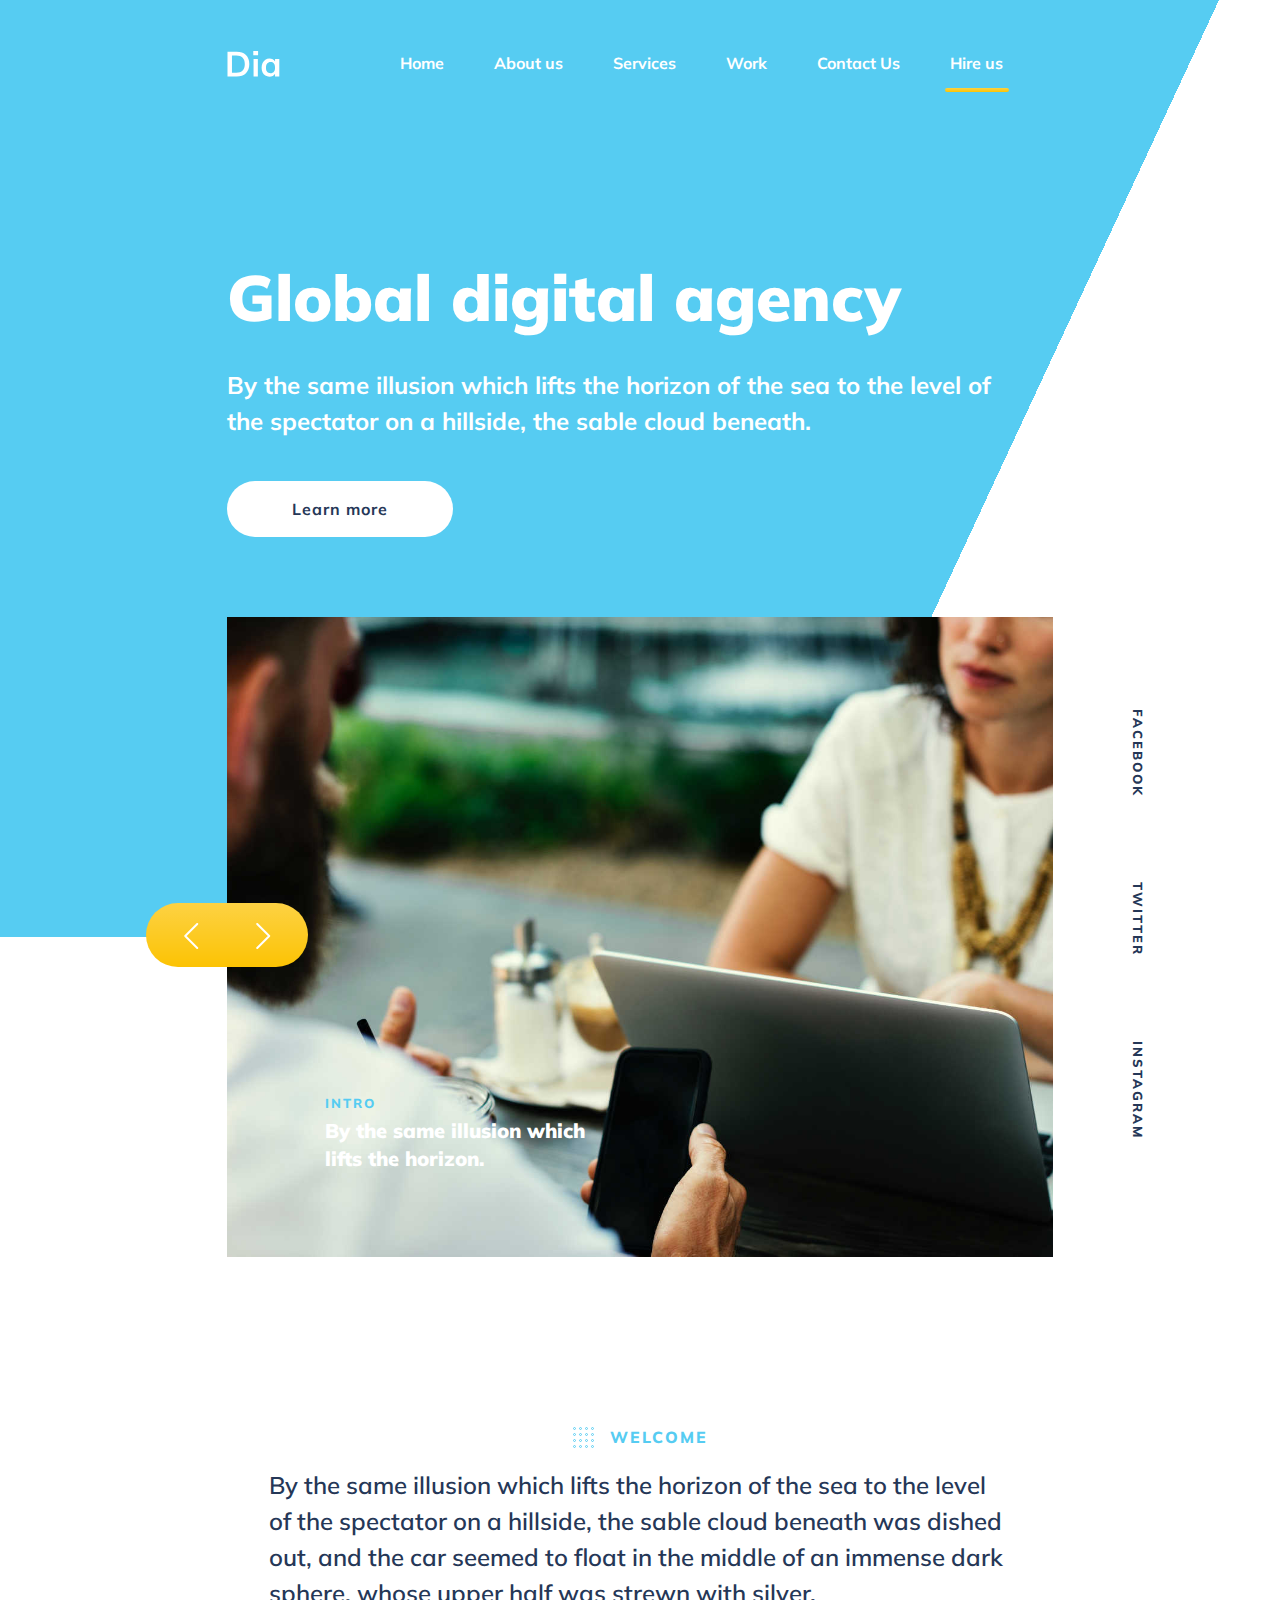
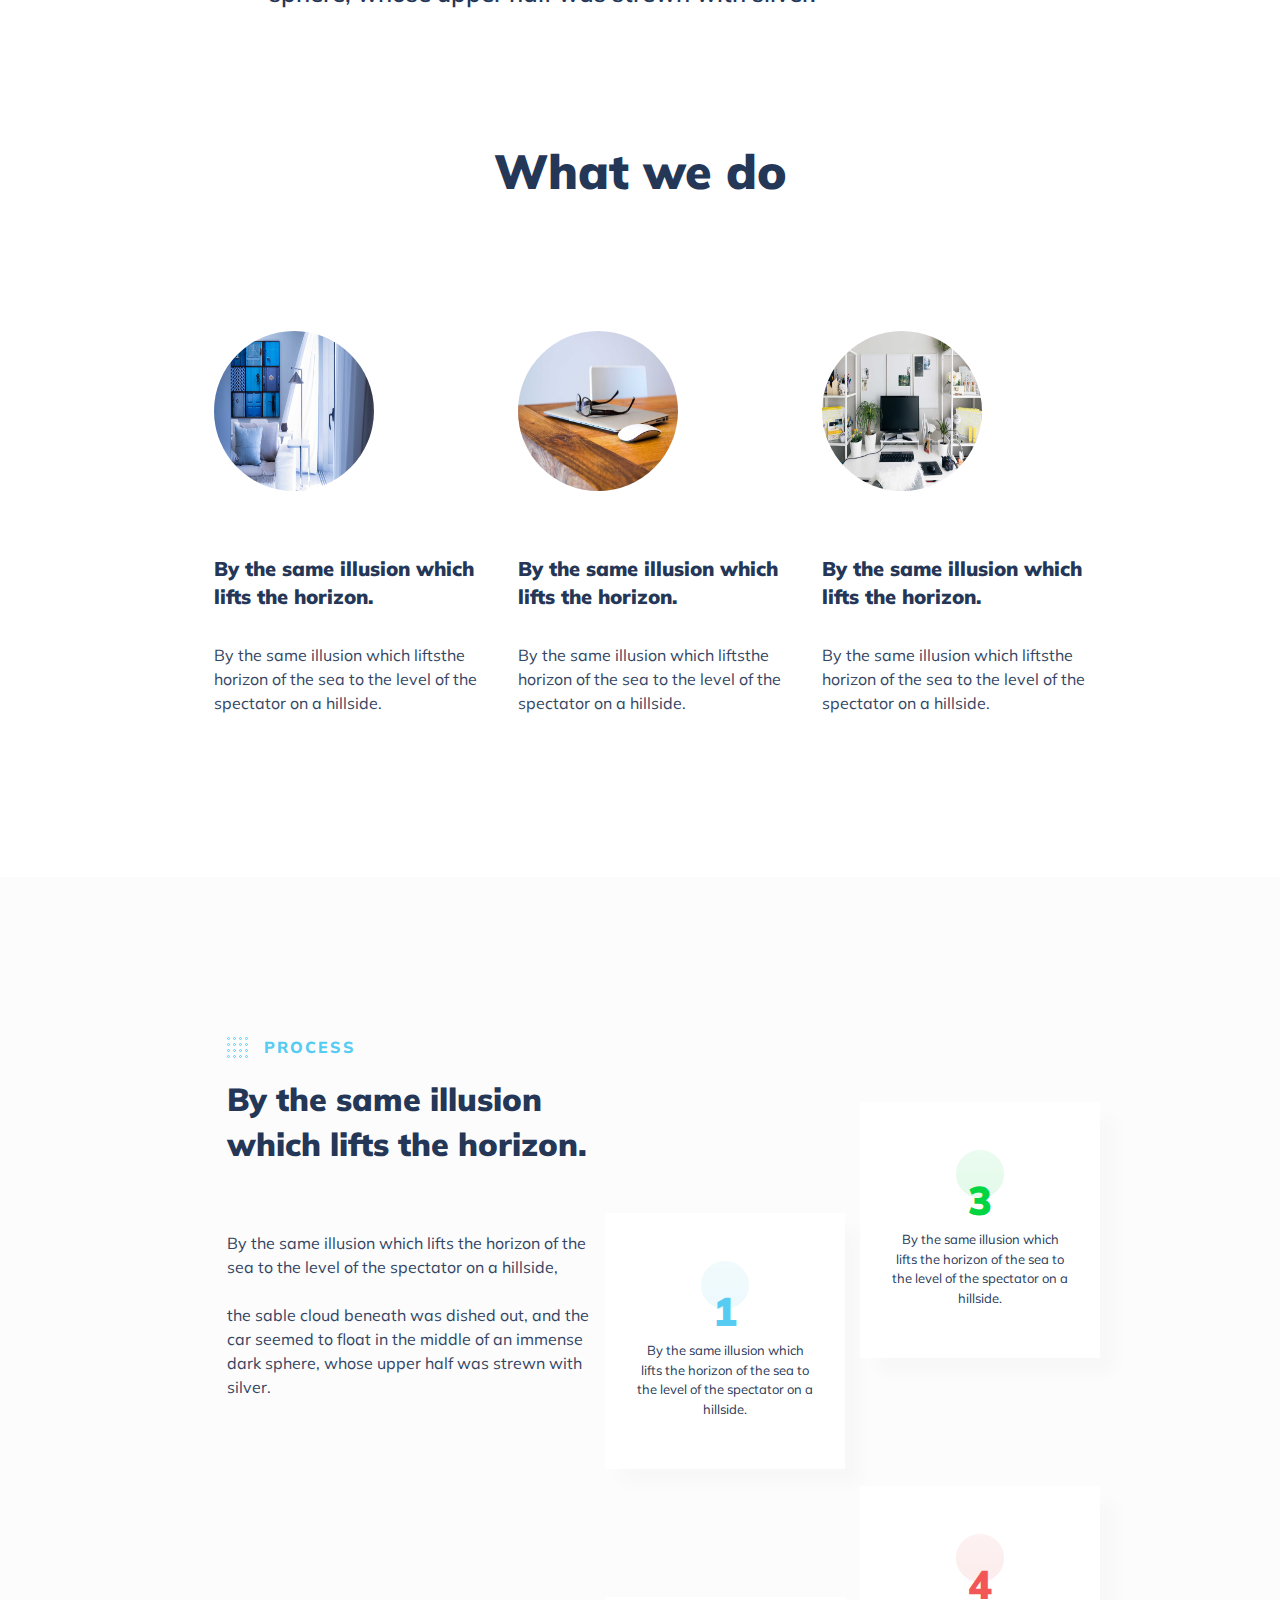
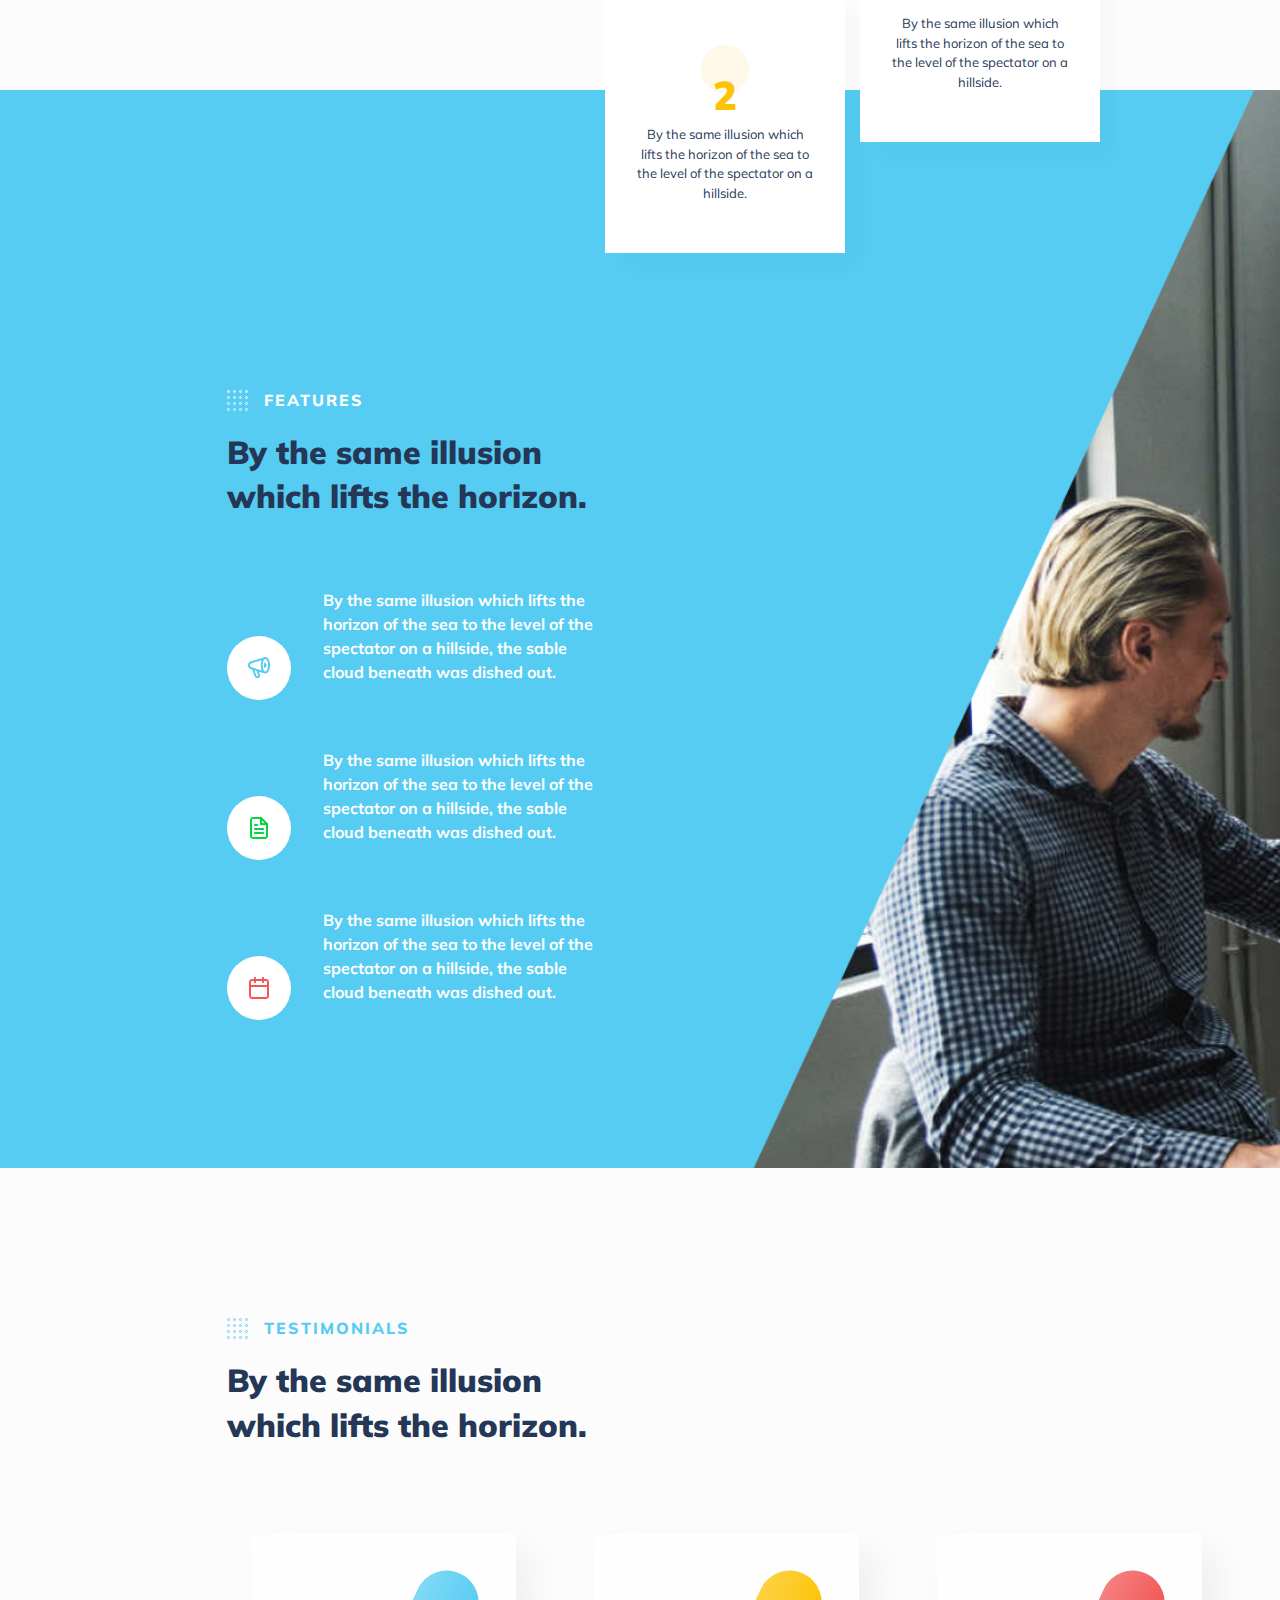
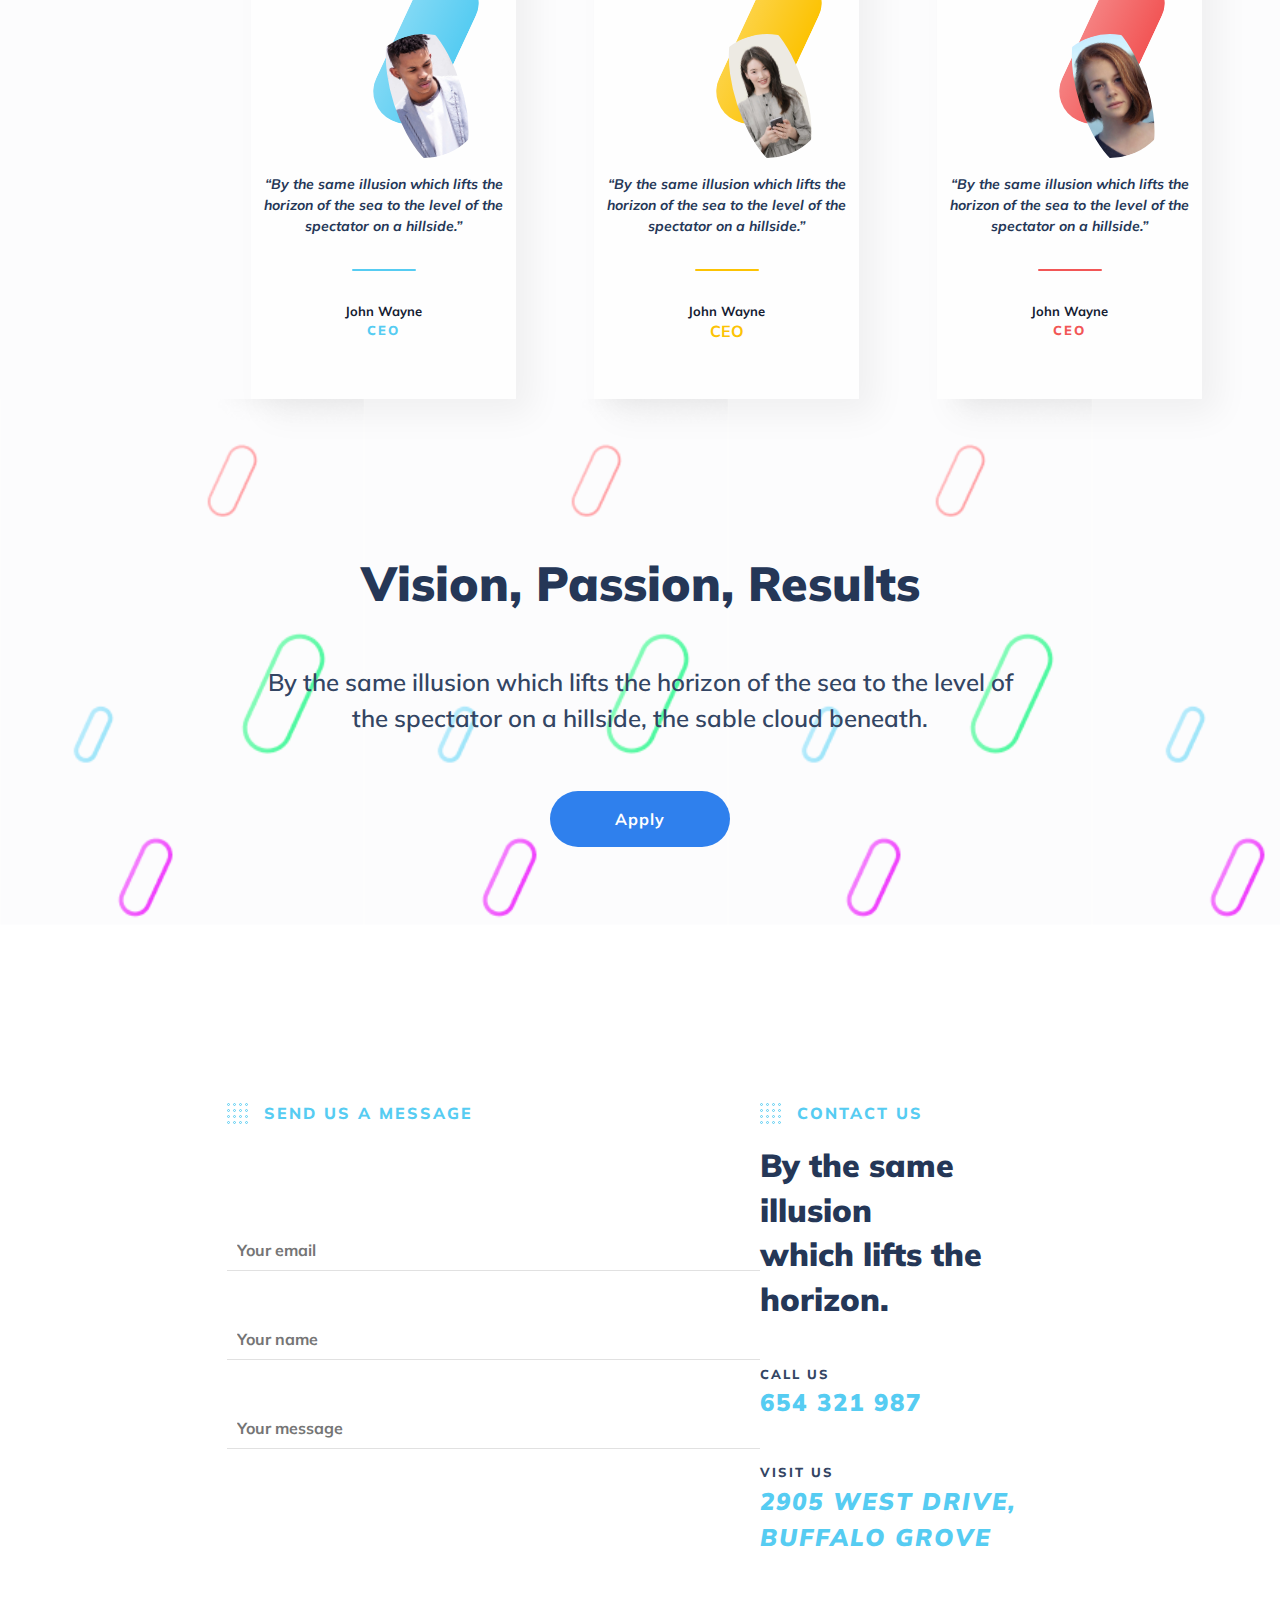
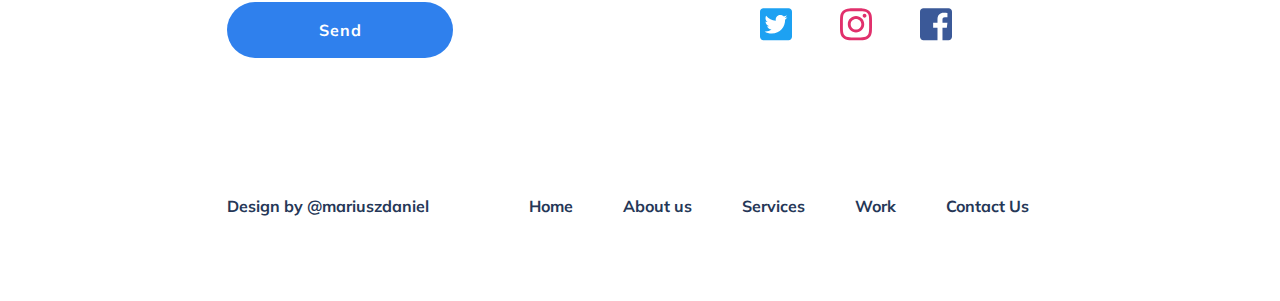
<file: index.html>
<!DOCTYPE html>
<html lang="en">

<head>
  <meta charset="UTF-8">
  <meta name="viewport" content="width=device-width, initial-scale=1.0">
  <title>Dia</title>
  <link rel="stylesheet" href="./styles/main.css">
  <link
    href="https://fonts.googleapis.com/css?family=Muli:200,200i,300,300i,400,400i,600,600i,700,700i,800,800i,900,900i&display=swap"
    rel="stylesheet">
</head>

<body>

  <header class="header">
    <div class="container--blue">
      <div class="header-top">
        <nav class="nav header__nav">

          <input id="toggle" class="menu__toggle" type="checkbox">
          <label for="toggle" class="menu__btn">
            <span class="menu__span"></span>
          </label>

          <ul class="nav__list">

            <li class="nav__list_item">
              <a href="#">
                <img class="logo" src="images/logo/dia-logo.svg" alt="logo">
              </a>
            </li>
            <li class="nav__list_item">
              <a href="#" class="nav__link active">Home</a>
            </li>
            <li class="nav__list_item">
              <a href="#" class="nav__link active">About&nbsp;us</a>
            </li>
            <li class="nav__list_item">
              <a href="#" class="nav__link active">Services</a>
            </li>
            <li class="nav__list_item">
              <a href="#" class="nav__link active">Work</a>
            </li>
            <li class="nav__list_item">
              <a href="#" class="nav__link active">Contact&nbsp;Us</a>
            </li>
            <li class="nav__list_item">
              <a href="#" class="hire-us nav__link active">Hire&nbsp;us</a>
            </li>

          </ul>

        </nav>
        <h1 class="header-top__h1">Global digital agency</h1>
        <p class="header-top__quote">By the same illusion which lifts the horizon of the sea to the level of<br>
          the spectator on a hillside, the sable cloud beneath.</p>
        <a href="#" class="header-top__button button active-btn">Learn more</a>

      </div>
    </div>
    <div class="header-bottom">
      <div class="header-bottom__slider">
        <div class="switch">
          <button class="switch__arrow--left button-in-slider"><img src="./images/slider/arrow-left.svg"
              alt="arrow"></button>
          <button class="switch__arrow--right button-in-slider"><img src="./images/slider/arrow-right.svg"
              alt="arrow"></button>
        </div>
        <p class="intro">INTRO</p>
        <p class="intro-quote">By the same illusion which<br>lifts the horizon.</p>
      </div>
      <div class="header-bottom__follow">
        <a href="#" class="facebook active">facebook</a>
        <a href="#" class="twitter active">twitter</a>
        <a href="#" class="instagram active">instagram</a>
      </div>
    </div>

    </div>
  </header>

  <section class="welcome">
    <p class="heading welcome__heading">Welcome</p>
    <p class="welcome__about">
      By the same illusion which lifts the horizon of the sea to the level<br>
      of the spectator on a hillside, the sable cloud beneath was dished<br>
      out, and the car seemed to float in the middle of an immense dark<br>
      sphere, whose upper half was strewn with silver.
    </p>
  </section>

  <section class="what-we-do">
    <h2 class="what-we-do__title">What we do</h2>
    <div class="what-we-do__cards">

      <div class="card">
        <img class="card__img" src="./images/what-we-do/what-we-do-1.jpg" alt="flat">
        <p class="card__about">By the same illusion which<br>lifts the horizon.</p>
        <p class="card__description">By the same illusion which liftsthe<br>
          horizon of the sea to the level of the<br>
          spectator on a hillside.</p>
      </div>

      <div class="card">
        <img class="card__img" src="./images/what-we-do/what-we-do-2.jpg" alt="flat">
        <p class="card__about">By the same illusion which<br>lifts the horizon.</p>
        <p class="card__description">By the same illusion which liftsthe<br>
          horizon of the sea to the level of the<br>
          spectator on a hillside.</p>
      </div>

      <div class="card">
        <img class="card__img" src="./images/what-we-do/what-we-do-3.jpg" alt="flat">
        <p class="card__about">By the same illusion which<br>lifts the horizon.</p>
        <p class="card__description">By the same illusion which liftsthe<br>
          horizon of the sea to the level of the<br>
          spectator on a hillside.</p>
      </div>

    </div>
  </section>

  <section class="process">

    <div class="main-card">
      <div class="heading-and-about">
        <p class="heading">process</p>
        <h3 class="after-heading">By the same illusion<br>which lifts the horizon.</h3>
      </div>
      <p class="main-card__description">
        By the same illusion which lifts the horizon of the<br>
        sea to the level of the spectator on a hillside,<br><br>
        the sable cloud beneath was dished out, and the<br>
        car seemed to float in the middle of an immense<br>
        dark sphere, whose upper half was strewn with<br>
        silver.
      </p>
    </div>
    <div class="additional-cards-1col">

      <div class="additional-card additional-card__1">
        <p class="additional-card__circle"></p>
        <p class="additional-card__figure">1</p>
        <p class="additional-card__about">
          By the same illusion which<br>
          lifts the horizon of the sea to<br>
          the level of the spectator on a<br>
          hillside.
        </p>
      </div>

      <div class="additional-card additional-card__2">
        <p class="additional-card__circle additional-card__2__circle"></p>
        <p class="additional-card__figure additional-card__2__figure">2</p>
        <p class="additional-card__about">
          By the same illusion which<br>
          lifts the horizon of the sea to<br>
          the level of the spectator on a<br>
          hillside.
        </p>
      </div>

    </div>

    <div class="additional-cards-1col--2col">

      <div class="additional-card additional-card__3">
        <p class="additional-card__circle additional-card__3__circle"></p>
        <p class="additional-card__figure additional-card__3__figure">3</p>
        <p class="additional-card__about">
          By the same illusion which<br>
          lifts the horizon of the sea to<br>
          the level of the spectator on a<br>
          hillside.
        </p>
      </div>

      <div class="additional-card additional-card__4">
        <p class="additional-card__circle additional-card__4__circle"></p>
        <p class="additional-card__figure additional-card__4__figure">4</p>
        <p class="additional-card__about">
          By the same illusion which<br>
          lifts the horizon of the sea to<br>
          the level of the spectator on a<br>
          hillside.
        </p>
      </div>

    </div>

  </section>

  <section class="features">

    <div class="features-top">
      <div class="heading-and-about">
        <p class="heading heading--white">features</p>
        <h3 class="after-heading">By the same illusion<br>which lifts the horizon.</h3>
      </div>
    </div>

    <div class="features-bottom">

      <div class="features-bottom-card">
        <img class="features-bottom-card__img" src="./images/features/features-item-icon-1.svg" alt="logo">
        <p class="features-bottom-card__description">
          By the same illusion which lifts the<br>
          horizon of the sea to the level of the<br>
          spectator on a hillside, the sable<br>
          cloud beneath was dished out.
        </p>
      </div>

      <div class="features-bottom-card">
        <img class="features-bottom-card__img" src="./images/features/features-item-icon-2.svg" alt="logo">
        <p class="features-bottom-card__description">
          By the same illusion which lifts the<br>
          horizon of the sea to the level of the<br>
          spectator on a hillside, the sable<br>
          cloud beneath was dished out.
        </p>
      </div>

      <div class="features-bottom-card">
        <img class="features-bottom-card__img" src="./images/features/features-item-icon-3.svg" alt="logo">
        <p class="features-bottom-card__description">
          By the same illusion which lifts the<br>
          horizon of the sea to the level of the<br>
          spectator on a hillside, the sable<br>
          cloud beneath was dished out.
        </p>
      </div>
    </div>
  </section>

  <section class="testimonials">

    <div class="testimonials-top">
      <div class="heading-and-about">
        <p class="heading">testimonials</p>
        <h3 class="after-heading">By the same illusion<br>which lifts the horizon.</h3>
      </div>
    </div>

    <div class="testimonials-bottom">

      <div class="testimonials-bottom-card">
        <div class="testimonials-bottom-card__img">
          <div class="img-back"></div>
          <img class="img" src="./images/testimonials/testimonial-ava-1.jpg" alt="person">
        </div>
        <p class="testimonials-bottom-card__description">
          “By the same illusion which lifts the<br>
          horizon of the sea to the level of the<br>
          spectator on a hillside.”
        </p>
        <div class="testimonials-bottom-card__line"></div>
        <p class="testimonials-bottom-card__name">John Wayne</p>
        <p class="testimonials-bottom-card__position">CEO</p>
      </div>

      <div class="testimonials-bottom-card">
        <div class="testimonials-bottom-card__img">
          <div class="img-back img-back--yellow"></div>
          <img class="img" src="./images/testimonials/testimonial-ava-2.jpg" alt="person">
        </div>
        <p class="testimonials-bottom-card__description">
          “By the same illusion which lifts the<br>
          horizon of the sea to the level of the<br>
          spectator on a hillside.”
        </p>
        <div class="testimonials-bottom-card__line testimonials-bottom-card__line--yellow"></div>
        <p class="testimonials-bottom-card__name">John Wayne</p>
        <p class="testimonials-bottom-card__position--yellow">CEO</p>
      </div>

      <div class="testimonials-bottom-card">

        <div class="testimonials-bottom-card__img">
          <div class="img-back img-back--red"></div>
          <img class="img" src="./images/testimonials/testimonial-ava-3.jpg" alt="person">
        </div>

        <p class="testimonials-bottom-card__description">
          “By the same illusion which lifts the<br>
          horizon of the sea to the level of the<br>
          spectator on a hillside.”
        </p>

        <div class="testimonials-bottom-card__line testimonials-bottom-card__line--red"></div>
        <p class="testimonials-bottom-card__name">John Wayne</p>
        <p class="testimonials-bottom-card__position testimonials-bottom-card__position--red">CEO</p>

      </div>
    </div>
  </section>

  <section class="vpr">
    <h2 class="vpr__title">Vision, Passion, Results</h2>
    <p class="vpr__about">By the same illusion which lifts the horizon of the sea to the level of<br>
      the spectator on a hillside, the sable cloud beneath.
    </p>
    <a href="#" class="vpr__button button button--blue active--orange">Apply</a>
  </section>
  <!--eslint-disable-->
  <footer class="footer">

    <article class="message-and-contacts">

      <section class="message">
        <p class="heading message__heading">Send us a message</p>

        <form class="message__form form" action="#" method="post">
          <input class="form__item--email active" type="email" name="email" id="email" placeholder="Your email"
            required>
          <input class="form__item--name active" type="text" name="name" id="name" required placeholder="Your name">
          <input class="form__item--message active" type="text" name="message" id="message" placeholder="Your message"
            required>
          <button class="button button--blue form__button active--orange" type="submit">Send</button>
        </form>

      </section>

      <section class="contacts">

        <p class="heading contacts__heading">Contact us</p>
        <h3 class="contacts__about">By the same illusion<br>which lifts the horizon.</h3>
        <p class="contacts__call-us">call us</p>
        <a class="contacts__phone active" hrf="tel:+3 654 321 987">654 321 987</a>
        <p class="contacts__visit-us">visit us</p>
        <address class="contacts__address">2905 West Drive,<br>Buffalo Grove</address>

        <div class="community">
          <a class="community__twitter active" href="#" target="_blank" rel="noopener"><img src="./images/twitter.svg"
              alt="twitter"></a>
          <a class="community__instagram active" href="#" target="_blank" rel="noopener"><img
              src="./images/instagram.svg" alt="instagram"></a>
          <a class="community__facebook active" href="#" target="_blank" rel="noopener"><img src="./images/facebook.svg"
              alt="facebook"></a>
        </div>
      </section>

    </article>

    <section class="footer-bottom">
      <a class="footer-bottom__designer active" href="#">Design by @mariuszdaniel</a>
      <nav class="footer-bottom__nav">
        <ul class="nav__list nav__list--footer">
          <li class="nav__list_item nav__list_item--black">
            <a href="#" class="active">Home</a>
          </li>
          <li class="nav__list_item nav__list_item--black">
            <a href="#" class="active">About&nbsp;us</a>
          </li>
          <li class="nav__list_item nav__list_item--black">
            <a href="#" class="active">Services</a>
          </li>
          <li class="nav__list_item nav__list_item--black">
            <a href="#" class="active">Work</a>
          </li>
          <li class="nav__list_item nav__list_item--black">
            <a href="#" class="active">Contact&nbsp;Us</a>
          </li>
        </ul>
      </nav>
    </section>
  </footer>

  <script type="text/javascript" src="scripts/main.js"></script>
</body>

</html>
</file>
<file: styles/main.css>
/* stylelint-disable */
html,
body,
h1,
h2,
h3,
h4,
h5,
h6,
ul,
li,
a,
p,
button,
input {
  margin: 0;
  padding: 0;
  text-decoration: none;
  list-style: none;
  font-family: "Muli";
  font-style: normal;
  font-weight: bold;
  font-size: 16px;
  color: #fff; }

button {
  border: none; }

.button {
  background: #fff;
  border-radius: 64px;
  padding: 16px 65px;
  line-height: 150%;
  letter-spacing: 1px;
  color: #253757;
  -webkit-transition: background-color 0.2s, color 0.2s;
  transition: background-color 0.2s, color 0.2s; }
  .button--blue {
    background: #2f80ed;
    color: white;
    -webkit-transition: background-color 0.2s, color 0.2s;
    transition: background-color 0.2s, color 0.2s; }

input {
  border: none;
  border-bottom: 1px solid #e1e1e1;
  color: #2f80ed;
  margin-bottom: 48px;
  height: 40px;
  padding-left: 10px;
  -webkit-transition: border .3s;
  transition: border .3s; }
  input:focus {
    outline: none;
    border: 1px solid #e1e1e1;
    border-radius: 20px;
    -webkit-box-shadow: 0 10px 20px rgba(0, 0, 0, 0.19), 0 6px 6px rgba(0, 0, 0, 0.23);
            box-shadow: 0 10px 20px rgba(0, 0, 0, 0.19), 0 6px 6px rgba(0, 0, 0, 0.23);
    font-family: "Muli";
    font-style: normal;
    font-weight: bold;
    font-size: 16px; }

.active {
  -webkit-transition: color 0.5s;
  transition: color 0.5s; }

a:hover,
button:hover {
  cursor: pointer; }

.active:hover {
  color: orange; }

.active-btn:hover {
  color: white;
  background: #2f80ed; }

.active--orange:hover {
  color: #2f80ed;
  background: orange; }

.button-in-slider {
  background: none;
  border: none;
  width: 0; }
  .button-in-slider:focus {
    width: 0;
    outline: none; }

.container--blue {
  background: linear-gradient(115deg, #56ccf2 71%, white 71%); }

.logo:focus {
  outline: none; }

/* stylelint-disable */
.header-top {
  max-width: 1600px;
  margin: 0 auto;
  padding-left: 227px;
  background: linear-gradient(115deg, #56ccf2 71%, white 71%);
  padding-bottom: 400px; }
  .header-top__h1, .header-top__quote, .header-top__button {
    margin-left: 108px; }
  .header-top__h1 {
    margin-top: 160px;
    font-weight: 900;
    font-size: 64px;
    line-height: 150%; }
  .header-top__quote {
    font-size: 24px;
    line-height: 150%;
    margin-top: 22px; }
  .header-top__button {
    display: inline-block;
    margin-top: 42px; }

.header-bottom {
  max-width: 1600px;
  margin: 0 auto;
  position: relative;
  top: -320px; }
  .header-bottom__slider {
    position: relative;
    width: calc(100% - 454px);
    margin: 0 auto;
    height: 640px;
    background-size: cover;
    background-image: url(../images/slider/slide-img-1.jpg); }
    .header-bottom__slider .switch {
      position: absolute;
      width: 162px;
      height: 64px;
      left: -81px;
      top: 286px;
      background: -webkit-gradient(linear, left top, left bottom, from(rgba(255, 255, 255, 0.25)), to(rgba(255, 255, 255, 0))), #fcc304;
      background: linear-gradient(180deg, rgba(255, 255, 255, 0.25) 0%, rgba(255, 255, 255, 0) 100%), #fcc304;
      border-radius: 50px; }
      .header-bottom__slider .switch__arrow--left, .header-bottom__slider .switch__arrow--right {
        width: 24px;
        height: 12px;
        position: absolute; }
      .header-bottom__slider .switch__arrow--left {
        top: 20px;
        left: 33px; }
      .header-bottom__slider .switch__arrow--right {
        top: 20px;
        right: 33px; }
    .header-bottom__slider .intro {
      position: absolute;
      top: 477px;
      left: 98px;
      font-weight: 800;
      font-size: 13px;
      line-height: 150%;
      letter-spacing: 2px;
      color: #56ccf2; }
    .header-bottom__slider .intro-quote {
      position: absolute;
      top: 500px;
      left: 98px;
      font-weight: 900;
      font-size: 20px;
      line-height: 140%;
      color: #fff; }
  .header-bottom__follow {
    display: -webkit-box;
    display: -ms-flexbox;
    display: flex;
    -webkit-box-align: center;
        -ms-flex-align: center;
            align-items: center;
    -webkit-transform: rotate(90deg);
            transform: rotate(90deg);
    position: absolute;
    left: calc(100% - 400px);
    top: 340px; }
    .header-bottom__follow > * {
      font-weight: 800;
      font-size: 13px;
      line-height: 150%;
      letter-spacing: 2px;
      text-transform: uppercase;
      color: #253757;
      margin-right: 85px; }

@media (min-width: 1220px) and (max-width: 1400px) {
  .header-top__h1, .header-top__quote, .header-top__button {
    margin-left: 0; } }

@media (min-width: 1050px) and (max-width: 1219px) {
  .header-top {
    background: #56ccf2; }
    .header-top__h1, .header-top__quote, .header-top__button {
      margin-left: 0; }
    .header-top__h1 {
      font-size: 40px; }
    .header-top__quote {
      font-size: 24px;
      line-height: 150%;
      margin-top: 22px;
      width: 420px; } }

@media (max-width: 1050px) {
  .header-top {
    display: -webkit-box;
    display: -ms-flexbox;
    display: flex;
    -webkit-box-orient: vertical;
    -webkit-box-direction: normal;
        -ms-flex-direction: column;
            flex-direction: column;
    -webkit-box-align: center;
        -ms-flex-align: center;
            align-items: center;
    padding-left: 0;
    background: #56ccf2; }
    .header-top__h1, .header-top__quote, .header-top__button {
      margin-left: 0; }
    .header-top__h1 {
      margin-top: 60px;
      font-size: 35px; }
    .header-top__quote {
      width: 350px;
      font-size: 20px; }
  .header-bottom__slider {
    width: calc(100% - 210px); }
    .header-bottom__slider .intro,
    .header-bottom__slider .intro-quote {
      left: 10px; }
  .header-bottom__follow {
    left: calc(100% - 340px); } }

@media (max-width: 600px) {
  .header-top {
    background: #56ccf2;
    display: -webkit-box;
    display: -ms-flexbox;
    display: flex;
    -webkit-box-orient: vertical;
    -webkit-box-direction: normal;
        -ms-flex-direction: column;
            flex-direction: column;
    -webkit-box-align: center;
        -ms-flex-align: center;
            align-items: center; }
    .header-top__h1, .header-top__quote, .header-top__button {
      margin-left: 0; }
    .header-top__h1 {
      margin-top: 60px;
      font-size: 25px; }
    .header-top__quote {
      width: 250px;
      font-size: 20px; }
  .header-bottom__slider {
    width: 100%; }
    .header-bottom__slider .switch {
      left: 100px;
      top: 603px; }
    .header-bottom__slider .intro,
    .header-bottom__slider .intro-quote {
      left: 10px; }
  .header-bottom__follow {
    left: 0;
    position: relative;
    -webkit-box-pack: center;
        -ms-flex-pack: center;
            justify-content: center;
    top: 100px;
    -webkit-transform: rotate(0deg);
            transform: rotate(0deg);
    -webkit-box-orient: horizontal;
    -webkit-box-direction: normal;
        -ms-flex-direction: row;
            flex-direction: row;
    margin-left: 18px; }
    .header-bottom__follow > * {
      margin-right: 20px; } }

/* stylelint-enable */
/* stylelint-disable */
.nav__list {
  display: -webkit-box;
  display: -ms-flexbox;
  display: flex;
  padding-top: 51px; }
  .nav__list--footer {
    margin-left: 350px;
    padding-top: 0; }
  .nav__list .logo {
    width: 53px;
    height: 32px;
    line-height: 100%;
    margin-right: 143px;
    position: relative;
    top: -3px; }
  .nav__list_item {
    line-height: 150%;
    margin-right: 63px; }
    .nav__list_item--black > * {
      color: #253757; }
    .nav__list_item .hire-us {
      margin-left: 72px;
      position: relative; }
      .nav__list_item .hire-us::after {
        content: "";
        position: absolute;
        width: 64px;
        height: 4px;
        left: -5px;
        top: 35px;
        background: -webkit-gradient(linear, left top, left bottom, from(rgba(255, 255, 255, 0.25)), to(rgba(255, 255, 255, 0))), #fcc304;
        background: linear-gradient(180deg, rgba(255, 255, 255, 0.25) 0%, rgba(255, 255, 255, 0) 100%), #fcc304;
        border-radius: 2px; }

@media (max-width: 1400px) {
  .nav__list .logo {
    margin-right: 70px; }
  .nav__list_item {
    margin-right: 50px; }
    .nav__list_item .hire-us {
      margin-left: 0; }
  .nav__list--footer {
    margin-left: 100px; } }

@media (max-width: 1050px) {
  .nav__list {
    position: relative;
    z-index: 2;
    margin-left: -227px;
    -webkit-box-orient: vertical;
    -webkit-box-direction: normal;
        -ms-flex-direction: column;
            flex-direction: column;
    -webkit-box-align: center;
        -ms-flex-align: center;
            align-items: center; }
    .nav__list--footer {
      margin-left: 150px; }
    .nav__list .logo {
      margin-right: 0; }
    .nav__list_item {
      margin-right: 0;
      margin-bottom: 30px; } }

@media (max-width: 1000px) {
  .nav__list {
    margin-left: 0;
    -webkit-box-orient: vertical;
    -webkit-box-direction: normal;
        -ms-flex-direction: column;
            flex-direction: column;
    -webkit-box-align: center;
        -ms-flex-align: center;
            align-items: center; }
    .nav__list--footer {
      margin-left: 150px; }
    .nav__list .logo {
      margin-right: 0; }
    .nav__list_item {
      margin-right: 0;
      margin-bottom: 30px; } }

/* stylelint-enable */
/* stylelint-disable */
.menu__toggle {
  opacity: 0;
  position: absolute;
  top: -100%; }

@media (max-width: 1050px) {
  .menu__toggle:checked ~ .menu__btn > .menu__span {
    -webkit-transform: rotate(45deg);
            transform: rotate(45deg); }
  .menu__toggle:checked ~ .menu__btn > .menu__span::before {
    top: 0;
    -webkit-transform: rotate(0);
            transform: rotate(0); }
  .menu__toggle:checked ~ .menu__btn > .menu__span::after {
    top: 0;
    -webkit-transform: rotate(90deg);
            transform: rotate(90deg); }
  .menu__toggle:checked ~ .nav__list {
    margin-top: 20px;
    opacity: 1;
    top: 40px; }
  .menu__btn {
    display: -webkit-box;
    display: -ms-flexbox;
    display: flex;
    -webkit-box-pack: center;
        -ms-flex-pack: center;
            justify-content: center;
    position: relative;
    padding-top: 20px;
    width: 40px;
    height: 30px;
    cursor: pointer; }
  .menu__span,
  .menu__span::before,
  .menu__span::after {
    display: block;
    position: absolute;
    width: 100%;
    height: 4px;
    background-color: #253757;
    -webkit-transition-duration: .2s;
            transition-duration: .2s; }
  .menu__span::before {
    content: "";
    top: -8px; }
  .menu__span::after {
    content: "";
    top: 8px; }
  .nav {
    position: fixed;
    z-index: 100; }
  .nav__list {
    display: -webkit-box;
    display: -ms-flexbox;
    display: flex;
    -webkit-box-orient: vertical;
    -webkit-box-direction: normal;
        -ms-flex-direction: column;
            flex-direction: column;
    -webkit-box-align: center;
        -ms-flex-align: center;
            align-items: center;
    position: fixed;
    opacity: 0;
    margin: 0 auto;
    top: -100%;
    left: 50%;
    -webkit-transform: translate(-50%, 0);
            transform: translate(-50%, 0);
    width: 300px;
    padding: 20px 0;
    list-style: none;
    background-color: #fcc304;
    border-radius: 20px;
    -webkit-box-shadow: 2px 0px 6px rgba(0, 0, 0, 0.3);
            box-shadow: 2px 0px 6px rgba(0, 0, 0, 0.3);
    -webkit-transition: opacity 0.5s, top 0.3s, background-color 0.3s, color 0.3s;
    transition: opacity 0.5s, top 0.3s, background-color 0.3s, color 0.3s; }
  .nav__link {
    display: block;
    padding: 12px 24px;
    color: #fff;
    border-radius: 15px;
    font-family: 'Roboto', sans-serif;
    font-size: 20px;
    font-weight: 600;
    text-decoration: none;
    -webkit-transition-duration: 0.2s;
            transition-duration: 0.2s; }
  .nav__link:hover {
    color: #334563; }
  .nav__link:active {
    color: #334563; }
  .nav__list_item .hire-us::after {
    width: 0;
    height: 0; } }

.heading {
  font-weight: 800;
  letter-spacing: 2px;
  text-transform: uppercase;
  color: #56ccf2;
  background: url(../images/rectangular.svg) no-repeat;
  padding-left: 37px;
  height: 21px;
  line-height: 21px;
  margin-bottom: 19px; }
  .heading--white {
    color: #fff;
    background: url(../images/rectangular-white.svg) no-repeat;
    background-position-y: bottom; }

.heading-and-about .after-heading {
  font-weight: 900;
  font-size: 32px;
  line-height: 140%;
  color: #253757; }

@media (max-width: 640px) {
  .heading {
    background: url(../images/rectangular.svg) no-repeat;
    padding-left: 37px;
    height: 21px;
    line-height: 21px;
    margin-bottom: 19px; }
    .heading--white {
      color: #fff;
      background: url(../images/rectangular-white.svg) no-repeat;
      background-position-y: bottom; } }

@media (max-width: 500px) {
  .heading {
    text-align: center;
    padding-left: 37px;
    height: 21px; }
  .heading-and-about {
    display: -webkit-box;
    display: -ms-flexbox;
    display: flex;
    -webkit-box-orient: vertical;
    -webkit-box-direction: normal;
        -ms-flex-direction: column;
            flex-direction: column;
    -webkit-box-align: center;
        -ms-flex-align: center;
            align-items: center; }
    .heading-and-about .after-heading {
      font-weight: 700;
      font-size: 18px;
      line-height: 120%; } }

.welcome {
  display: -webkit-box;
  display: -ms-flexbox;
  display: flex;
  -webkit-box-orient: vertical;
  -webkit-box-direction: normal;
      -ms-flex-direction: column;
          flex-direction: column;
  -webkit-box-align: center;
      -ms-flex-align: center;
          align-items: center;
  margin-bottom: 136px;
  margin-top: -150px; }
  .welcome__about {
    width: 742px;
    font-weight: 600;
    font-size: 24px;
    line-height: 150%;
    color: #253757; }

@media (max-width: 800px) {
  .welcome {
    margin-top: -170px;
    margin-bottom: 40px; }
    .welcome__about {
      width: 300px;
      font-size: 18px;
      line-height: 120%; } }

@media (max-width: 400px) {
  .welcome {
    margin-top: -170px;
    margin-bottom: 40px; }
    .welcome__about {
      width: 200px;
      font-size: 16px;
      line-height: 1; } }

/* stylelint-disable */
.what-we-do {
  margin-top: 136px;
  max-width: 1600px;
  margin-left: auto;
  margin-right: auto; }
  .what-we-do__title {
    font-weight: 900;
    font-size: 48px;
    line-height: 100%;
    text-align: center;
    color: #253757; }
  .what-we-do__cards {
    margin-top: 136px;
    display: -webkit-box;
    display: -ms-flexbox;
    display: flex;
    -webkit-box-orient: horizontal;
    -webkit-box-direction: normal;
        -ms-flex-direction: row;
            flex-direction: row; }
  .what-we-do .card:first-child {
    margin-left: 227px; }
  .what-we-do .card {
    display: -webkit-box;
    display: -ms-flexbox;
    display: flex;
    -webkit-box-orient: vertical;
    -webkit-box-direction: normal;
        -ms-flex-direction: column;
            flex-direction: column;
    width: 264px;
    text-align: left;
    margin-left: 129px; }
    .what-we-do .card__img {
      width: 160px;
      height: 160px;
      border-radius: 50%; }
    .what-we-do .card__about {
      margin-top: 64px;
      font-weight: 900;
      font-size: 20px;
      line-height: 140%;
      color: #253757; }
    .what-we-do .card__description {
      margin-top: 32px;
      font-weight: normal;
      line-height: 150%;
      color: #334563;
      mix-blend-mode: normal; }

@media (max-width: 1400px) {
  .what-we-do__cards {
    -webkit-box-pack: center;
        -ms-flex-pack: center;
            justify-content: center; }
  .what-we-do .card:first-child {
    margin-left: 20px; }
  .what-we-do .card {
    margin-left: 40px; } }

@media (max-width: 800px) {
  .what-we-do {
    margin-top: 0; }
    .what-we-do__cards {
      margin-top: 30px;
      -webkit-box-orient: vertical;
      -webkit-box-direction: normal;
          -ms-flex-direction: column;
              flex-direction: column;
      -webkit-box-align: center;
          -ms-flex-align: center;
              align-items: center;
      -webkit-box-pack: center;
          -ms-flex-pack: center;
              justify-content: center;
      margin-left: 0; }
    .what-we-do .card:first-child {
      margin-left: 0; }
    .what-we-do .card {
      margin-top: 10px;
      margin-left: 0;
      margin-bottom: 30px; }
      .what-we-do .card__about {
        margin-top: 20px; }
      .what-we-do .card__description {
        margin-top: 15px; } }

@media (max-width: 640px) {
  .what-we-do {
    margin-top: 40px; }
    .what-we-do .card {
      margin-top: 30px; }
      .what-we-do .card__img {
        width: 264px;
        height: 264px; } }

.process {
  position: relative;
  margin-top: 162px;
  padding-bottom: 291px;
  background: #fcfcfd;
  max-width: 1600px;
  margin-left: auto;
  margin-right: auto; }
  .process .main-card {
    padding-top: 160px;
    margin-left: 227px;
    text-align: left; }
    .process .main-card__description {
      margin-top: 64px;
      font-weight: normal;
      line-height: 150%;
      color: #334563;
      mix-blend-mode: normal; }
  .process .additional-cards-1col {
    position: absolute;
    left: 770px;
    top: 336px;
    display: grid;
    grid-template-columns: 240px;
    grid-template-rows: repeat(2, 256px);
    grid-row-gap: 128px; }
    .process .additional-cards-1col--2col {
      position: absolute;
      left: 1074px;
      top: 225px;
      display: grid;
      grid-template-columns: 240px;
      grid-template-rows: repeat(2, 256px);
      grid-row-gap: 128px; }

/* stylelint-disable */
.additional-card {
  background: #fff;
  -webkit-box-shadow: 16px 16px 16px rgba(0, 0, 0, 0.02);
          box-shadow: 16px 16px 16px rgba(0, 0, 0, 0.02); }
  .additional-card__circle {
    margin: 48px auto 0;
    width: 48px;
    height: 48px;
    background: -webkit-gradient(linear, left top, left bottom, from(rgba(255, 255, 255, 0.25)), to(rgba(255, 255, 255, 0))), -webkit-gradient(linear, left bottom, left top, from(#56ccf2), to(#56ccf2)), #c4c4c4;
    background: linear-gradient(180deg, rgba(255, 255, 255, 0.25) 0%, rgba(255, 255, 255, 0) 100%), linear-gradient(0deg, #56ccf2, #56ccf2), #c4c4c4;
    opacity: 0.1;
    border-radius: 50%; }
  .additional-card__figure {
    color: #56ccf2;
    margin: -28px auto 0;
    width: 24px;
    height: 60px;
    font-weight: 900;
    font-size: 40px;
    line-height: 150%;
    text-align: center;
    letter-spacing: 2px;
    text-transform: uppercase; }
  .additional-card__about {
    font-weight: normal;
    font-size: 13px;
    line-height: 150%;
    text-align: center;
    color: #253757;
    mix-blend-mode: normal; }
  .additional-card__2__circle {
    background: -webkit-gradient(linear, left top, left bottom, from(rgba(255, 255, 255, 0.25)), to(rgba(255, 255, 255, 0))), #fcc304;
    background: linear-gradient(180deg, rgba(255, 255, 255, 0.25) 0%, rgba(255, 255, 255, 0) 100%), #fcc304; }
  .additional-card__2__figure {
    color: #fcc304; }
  .additional-card__3__circle {
    background: -webkit-gradient(linear, left top, left bottom, from(rgba(255, 255, 255, 0.25)), to(rgba(255, 255, 255, 0))), -webkit-gradient(linear, left bottom, left top, from(#03d542), to(#03d542)), #c4c4c4;
    background: linear-gradient(180deg, rgba(255, 255, 255, 0.25) 0%, rgba(255, 255, 255, 0) 100%), linear-gradient(0deg, #03d542, #03d542), #c4c4c4; }
  .additional-card__3__figure {
    color: #03d542; }
  .additional-card__4__circle {
    background: -webkit-gradient(linear, left top, left bottom, from(rgba(255, 255, 255, 0.25)), to(rgba(255, 255, 255, 0))), #f25656;
    background: linear-gradient(180deg, rgba(255, 255, 255, 0.25) 0%, rgba(255, 255, 255, 0) 100%), #f25656; }
  .additional-card__4__figure {
    color: #f25656; }

@media (max-width: 1330px) {
  .process .additional-cards-1col {
    left: 605px; }
    .process .additional-cards-1col--2col {
      left: 860px; } }

@media (max-width: 1100px) {
  .process {
    display: -webkit-box;
    display: -ms-flexbox;
    display: flex;
    -webkit-box-orient: vertical;
    -webkit-box-direction: normal;
        -ms-flex-direction: column;
            flex-direction: column;
    -webkit-box-align: center;
        -ms-flex-align: center;
            align-items: center;
    position: static;
    margin-top: 0;
    padding-bottom: 70px; }
    .process .main-card {
      margin-left: 0; }
    .process .additional-cards-1col {
      position: static;
      grid-template-columns: 360px;
      grid-row-gap: 70px;
      margin-top: 30px; }
      .process .additional-cards-1col--2col {
        margin-top: 70px;
        position: static;
        grid-template-columns: 360px;
        grid-row-gap: 70px; } }

@media (max-width: 400px) {
  .process {
    margin-top: 0;
    padding-bottom: 0; }
    .process .main-card {
      padding-top: 70px; }
      .process .main-card__description {
        margin-top: 64px;
        font-weight: normal;
        line-height: 120%;
        width: 300px; }
    .process .additional-cards-1col {
      grid-template-columns: 320px; }
      .process .additional-cards-1col--2col {
        grid-template-columns: 320px; } }

.features {
  padding-top: -198px;
  padding-bottom: 100px;
  background-image: url(../images/features/Bg.png);
  background-size: cover; }
  .features-top {
    padding-left: 227px;
    max-width: 1600px;
    margin-left: auto;
    margin-right: auto;
    padding-top: 300px; }
  .features-bottom {
    margin-left: 227px;
    margin-top: 69px; }
    .features-bottom-card {
      display: -webkit-box;
      display: -ms-flexbox;
      display: flex;
      max-width: 1600px;
      margin-left: auto;
      margin-right: auto; }
      .features-bottom-card__img {
        -ms-flex-item-align: center;
            align-self: center;
        width: 64px;
        height: 64px; }
      .features-bottom-card__description {
        padding-left: 32px;
        line-height: 150%;
        color: #fff;
        mix-blend-mode: normal;
        margin-bottom: 64px; }

@media (max-width: 1250px) {
  .features {
    background: #56ccf2;
    display: -webkit-box;
    display: -ms-flexbox;
    display: flex;
    -webkit-box-orient: vertical;
    -webkit-box-direction: normal;
        -ms-flex-direction: column;
            flex-direction: column;
    -webkit-box-align: center;
        -ms-flex-align: center;
            align-items: center; }
    .features-top {
      margin-left: auto;
      margin-right: auto;
      display: -webkit-box;
      display: -ms-flexbox;
      display: flex;
      -webkit-box-orient: vertical;
      -webkit-box-direction: normal;
          -ms-flex-direction: column;
              flex-direction: column;
      width: 100%;
      -webkit-box-align: center;
          -ms-flex-align: center;
              align-items: center;
      padding-left: 0; }
    .features-bottom {
      margin-left: 0; } }

@media (max-width: 1100px) {
  .features-top {
    margin-top: -250px; } }

.testimonials {
  padding-top: 100px;
  background: #fcfcfd;
  max-width: 1600px;
  margin-left: auto;
  margin-right: auto; }
  .testimonials-top {
    margin-top: 50px;
    margin-left: 227px; }
  .testimonials-bottom {
    margin-top: 86px;
    margin-left: 251px;
    display: -webkit-box;
    display: -ms-flexbox;
    display: flex;
    -webkit-box-pack: center;
        -ms-flex-pack: center;
            justify-content: center; }
    .testimonials-bottom-card {
      margin-right: 78px;
      position: relative;
      display: -webkit-box;
      display: -ms-flexbox;
      display: flex;
      -webkit-box-orient: vertical;
      -webkit-box-direction: normal;
          -ms-flex-direction: column;
              flex-direction: column;
      -webkit-box-align: center;
          -ms-flex-align: center;
              align-items: center;
      width: 314px;
      background: #fefefe;
      -webkit-box-shadow: 16px 16px 32px rgba(0, 0, 0, 0.05);
              box-shadow: 16px 16px 32px rgba(0, 0, 0, 0.05);
      /* stylelint-disable */ }
      .testimonials-bottom-card__img .img-back {
        position: absolute;
        left: 94px;
        top: 81px;
        width: 162px;
        height: 64px;
        background: -webkit-gradient(linear, left top, left bottom, from(rgba(255, 255, 255, 0.25)), to(rgba(255, 255, 255, 0))), #56ccf2;
        background: linear-gradient(180deg, rgba(255, 255, 255, 0.25) 0%, rgba(255, 255, 255, 0) 100%), #56ccf2;
        border-radius: 500px;
        -webkit-transform: rotate(-65deg);
                transform: rotate(-65deg); }
        .testimonials-bottom-card__img .img-back--yellow {
          background: -webkit-gradient(linear, left top, left bottom, from(rgba(255, 255, 255, 0.25)), to(rgba(255, 255, 255, 0))), #fcc304;
          background: linear-gradient(180deg, rgba(255, 255, 255, 0.25) 0%, rgba(255, 255, 255, 0) 100%), #fcc304; }
        .testimonials-bottom-card__img .img-back--red {
          background: -webkit-gradient(linear, left top, left bottom, from(rgba(255, 255, 255, 0.25)), to(rgba(255, 255, 255, 0))), #f25656;
          background: linear-gradient(180deg, rgba(255, 255, 255, 0.25) 0%, rgba(255, 255, 255, 0) 100%), #f25656; }
      .testimonials-bottom-card__img .img {
        position: absolute;
        width: 124px;
        height: 124px;
        left: 111px;
        top: 100px;
        border-radius: 500px;
        -o-object-fit: cover;
           object-fit: cover;
        -webkit-transform: rotate(-18deg);
                transform: rotate(-18deg);
        -webkit-clip-path: ellipse(28% 65% at 53% 49%);
                clip-path: ellipse(28% 65% at 53% 49%); }
      .testimonials-bottom-card__description {
        margin-top: 240px;
        width: 250px;
        height: 64px;
        font-style: italic;
        font-size: 14px;
        line-height: 150%;
        text-align: center;
        color: #253757;
        mix-blend-mode: normal; }
      .testimonials-bottom-card__line {
        margin-top: 31px;
        width: 64px;
        height: 2px;
        background: #56ccf2;
        border-radius: 1px; }
        .testimonials-bottom-card__line--yellow {
          background: #fcc304; }
        .testimonials-bottom-card__line--red {
          background: #f25656; }
      .testimonials-bottom-card__name {
        margin-top: 31px;
        font-weight: bold;
        font-size: 13px;
        line-height: 150%;
        text-align: center;
        color: #152032; }
      .testimonials-bottom-card__position {
        font-weight: 800;
        font-size: 13px;
        line-height: 150%;
        text-align: center;
        letter-spacing: 2px;
        text-transform: uppercase;
        color: #56ccf2;
        margin-bottom: 58px; }
        .testimonials-bottom-card__position--yellow {
          color: #fcc304; }
        .testimonials-bottom-card__position--red {
          color: #f25656; }

@media (max-width: 1200px) {
  .testimonials-bottom {
    margin-left: 100px; }
    .testimonials-bottom-card {
      margin-right: 20px; } }

@media (max-width: 999px) {
  .testimonials {
    padding-top: 0; }
    .testimonials-top {
      margin-top: 100px;
      margin-left: 0;
      display: -webkit-box;
      display: -ms-flexbox;
      display: flex;
      -webkit-box-orient: vertical;
      -webkit-box-direction: normal;
          -ms-flex-direction: column;
              flex-direction: column;
      -webkit-box-align: center;
          -ms-flex-align: center;
              align-items: center; }
    .testimonials-bottom {
      margin-top: 40px;
      display: -webkit-box;
      display: -ms-flexbox;
      display: flex;
      -webkit-box-orient: vertical;
      -webkit-box-direction: normal;
          -ms-flex-direction: column;
              flex-direction: column;
      -webkit-box-align: center;
          -ms-flex-align: center;
              align-items: center;
      margin-left: 0; }
      .testimonials-bottom-card {
        margin-bottom: 40px;
        margin-right: 0; } }

@media (max-width: 600px) {
  .testimonials {
    padding-top: 100px; }
    .testimonials-top {
      margin-top: -40px;
      margin-left: 30px; }
    .testimonials-bottom {
      margin-left: 0;
      margin-right: 0;
      -webkit-box-align: center;
          -ms-flex-align: center;
              align-items: center; } }

.vpr {
  background-image: url(../images/bg-elipses.svg);
  height: 608px; }
  .vpr__title {
    padding-top: 160px;
    font-weight: 900;
    font-size: 48px;
    line-height: 100%;
    text-align: center;
    color: #253757; }
  .vpr__about {
    width: 754px;
    margin: 57px auto 0;
    font-weight: 600;
    font-size: 24px;
    line-height: 150%;
    text-align: center;
    color: #334563; }
  .vpr__button {
    display: inline-block;
    margin: 55px calc(50% - 90px) 0 calc(50% - 90px); }

@media (max-width: 800px) {
  .vpr {
    height: 400px; }
    .vpr__title {
      padding-top: 50px;
      font-size: 30px; }
    .vpr__about {
      margin: 57px auto 0;
      font-weight: 600;
      font-size: 20px;
      width: 100%;
      height: -webkit-max-content;
      height: -moz-max-content;
      height: max-content; } }

@media (max-width: 600px) {
  .vpr {
    height: -webkit-max-content;
    height: -moz-max-content;
    height: max-content; }
    .vpr__title {
      font-size: 26px; }
    .vpr__about {
      font-size: 18px;
      width: 250px;
      height: -webkit-max-content;
      height: -moz-max-content;
      height: max-content; } }

.message-and-contacts {
  width: calc(100% - 454px);
  margin: 96px auto 86px;
  display: -webkit-box;
  display: -ms-flexbox;
  display: flex;
  -webkit-box-pack: justify;
      -ms-flex-pack: justify;
          justify-content: space-between; }
  .message-and-contacts .message {
    width: 656px; }
    .message-and-contacts .message .form {
      margin-top: 106px;
      display: -webkit-box;
      display: -ms-flexbox;
      display: flex;
      -webkit-box-orient: vertical;
      -webkit-box-direction: normal;
          -ms-flex-direction: column;
              flex-direction: column; }
      .message-and-contacts .message .form__item {
        font-weight: bold;
        font-size: 14px;
        line-height: 150%;
        color: #152032;
        margin-bottom: 0; }
      .message-and-contacts .message .form__button {
        margin-top: 105px;
        width: 226px; }
  .message-and-contacts .contacts {
    display: -webkit-box;
    display: -ms-flexbox;
    display: flex;
    -webkit-box-orient: vertical;
    -webkit-box-direction: normal;
        -ms-flex-direction: column;
            flex-direction: column; }
    .message-and-contacts .contacts__about {
      font-weight: 900;
      font-size: 32px;
      line-height: 140%;
      color: #253757; }
    .message-and-contacts .contacts__call-us, .message-and-contacts .contacts__visit-us {
      margin-top: 43px;
      font-weight: 800;
      font-size: 13px;
      line-height: 150%;
      letter-spacing: 2px;
      text-transform: uppercase;
      color: #334563; }
    .message-and-contacts .contacts__phone, .message-and-contacts .contacts__address {
      font-weight: 900;
      font-size: 24px;
      line-height: 150%;
      letter-spacing: 2px;
      text-transform: uppercase;
      color: #56ccf2; }
    .message-and-contacts .contacts .community {
      margin-top: 53px;
      display: -webkit-box;
      display: -ms-flexbox;
      display: flex;
      width: 192px;
      -webkit-box-pack: justify;
          -ms-flex-pack: justify;
              justify-content: space-between; }

.footer {
  max-width: 1600px;
  margin-left: auto;
  margin-right: auto; }
  .footer-bottom {
    display: -webkit-box;
    display: -ms-flexbox;
    display: flex;
    margin-left: 227px;
    margin-top: 136px;
    margin-bottom: 83px; }
    .footer-bottom__designer {
      line-height: 150%;
      color: #253757; }

@media (max-width: 1100px) {
  .message-and-contacts {
    width: calc(100% - 150px); }
    .message-and-contacts .message {
      width: 400px; }
      .message-and-contacts .message .form__button {
        margin-top: 0; }
    .message-and-contacts .contacts__about {
      font-size: 24px; }
    .message-and-contacts .contacts__phone, .message-and-contacts .contacts__address {
      font-size: 20px; }
    .message-and-contacts .contacts .community {
      margin-top: 53px;
      width: 192px; }
  .footer-bottom {
    margin-left: 0;
    margin-top: 70px;
    margin-bottom: 70px;
    -webkit-box-orient: vertical;
    -webkit-box-direction: reverse;
        -ms-flex-flow: column-reverse;
            flex-flow: column-reverse;
    -webkit-box-align: center;
        -ms-flex-align: center;
            align-items: center; }
    .footer-bottom__designer {
      padding-top: 25px; }
    .footer-bottom__nav {
      margin-left: -150px; } }

@media (max-width: 900px) {
  .message-and-contacts {
    -webkit-box-orient: vertical;
    -webkit-box-direction: normal;
        -ms-flex-direction: column;
            flex-direction: column;
    width: 100%;
    -webkit-box-align: center;
        -ms-flex-align: center;
            align-items: center; }
    .message-and-contacts .message {
      width: 80%;
      text-align: center; }
      .message-and-contacts .message__heading {
        width: 204px;
        margin: 0 auto; }
      .message-and-contacts .message .form {
        margin-top: 80px; }
        .message-and-contacts .message .form__button {
          width: 180px;
          margin: 0 auto; }
    .message-and-contacts .contacts {
      margin-top: 70px;
      text-align: center; }
      .message-and-contacts .contacts__heading {
        width: 125px;
        margin: 0 auto;
        padding-bottom: 20px; }
      .message-and-contacts .contacts__about {
        font-size: 24px; }
      .message-and-contacts .contacts__phone, .message-and-contacts .contacts__address {
        font-size: 20px; }
      .message-and-contacts .contacts .community {
        width: 192px;
        margin: 0 auto;
        margin-top: 53px; } }

@media (max-width: 600px) {
  .message-and-contacts .contacts .community {
    margin-top: 53px;
    -webkit-box-pack: center;
        -ms-flex-pack: center;
            justify-content: center; }
    .message-and-contacts .contacts .community > * {
      margin-right: 30px; } }

/*# sourceMappingURL=main.css.map */
</file>
